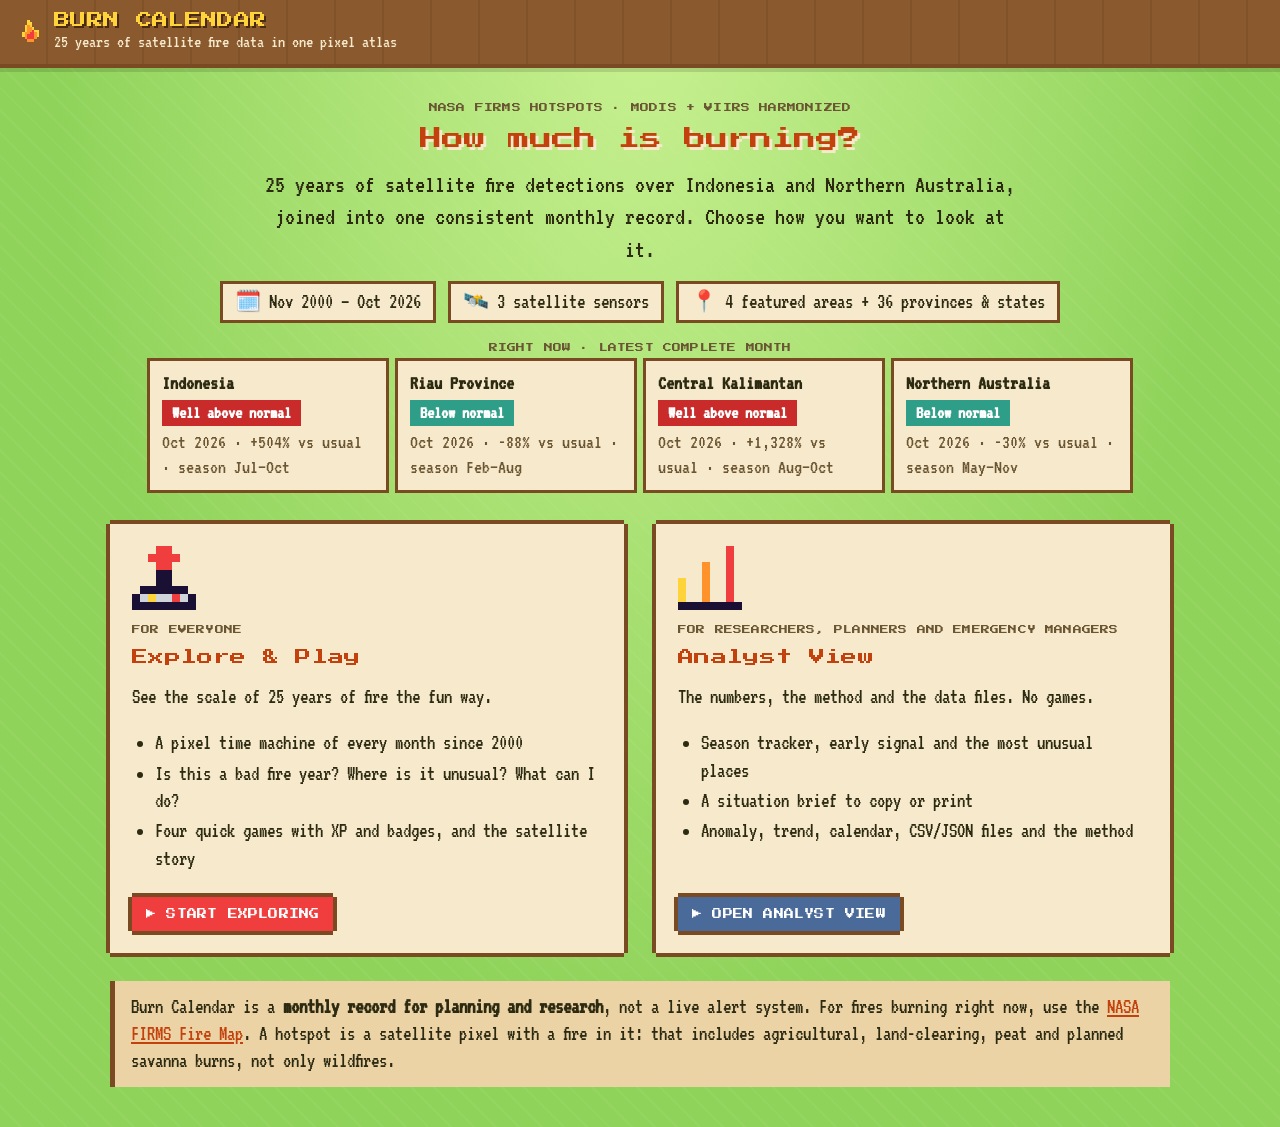
<file: docs/index.html>
<!doctype html>
<!-- Generated with assistance from Claude Code (Anthropic), reviewed by the team. -->
<html lang="en">
<head>
  <meta charset="utf-8">
  <meta name="viewport" content="width=device-width, initial-scale=1">
  <title>Burn Calendar: Fire Atlas</title>
  <meta name="description" content="25 years of satellite fire data, harmonized across MODIS and VIIRS, as a pixel-art time machine and games.">
  <link rel="preconnect" href="https://fonts.googleapis.com">
  <link rel="preconnect" href="https://fonts.gstatic.com" crossorigin>
  <link href="https://fonts.googleapis.com/css2?family=Press+Start+2P&family=VT323&display=swap" rel="stylesheet">
  <link rel="stylesheet" href="styles.css?v=22">
</head>
<body>
  <a class="skip" href="#main">Skip to content</a>
  <header class="topbar">
    <button type="button" class="menu-btn" id="menu-btn" aria-label="Open menu" aria-controls="sidebar" aria-expanded="false">☰</button>
    <a class="brand" href="./" aria-label="Burn Calendar home">
      <canvas id="logo-flame" width="10" height="14" aria-hidden="true"></canvas>
      <span>
        <span class="title">BURN CALENDAR</span>
        <span class="tagline">25 years of satellite fire data in one pixel atlas</span>
      </span>
    </a>
    <div class="player" aria-label="Your progress">
      <div class="rank explore-only"><span class="lv" id="hud-level">LV 1</span> <span id="hud-rank">Rookie Ranger</span>
        <div class="xpbar" role="progressbar" aria-label="Experience" aria-valuemin="0" aria-valuemax="100" id="hud-xpbar"><span id="hud-xp"></span></div>
      </div>
      <button type="button" class="hud-btn explore-only" id="hud-badges" aria-label="Show badges">🏅 0/8</button>
      <button type="button" class="hud-btn explore-only" id="hud-share" aria-label="Create a share card">📤<span class="hide-sm"> SHARE</span></button>
      <button type="button" class="hud-btn mode-btn" id="mode-btn" aria-label="Change mode"></button>
    </div>
  </header>

  <!-- Home: choose a mode -->
  <section class="home" id="home" aria-labelledby="home-title" hidden>
    <div class="home-hero">
      <p class="kicker">NASA FIRMS hotspots · MODIS + VIIRS harmonized</p>
      <h1 id="home-title">How much is burning?</h1>
      <p class="lead">25 years of satellite fire detections over Indonesia and Northern Australia, joined into one
        consistent monthly record. Choose how you want to look at it.</p>
      <div class="home-stats" id="home-stats"></div>
      <div class="home-now" id="home-now" aria-live="polite"></div>
    </div>
    <div class="mode-cards">
      <article class="mode-card" data-mode="explore">
        <canvas data-icon="joystick" aria-hidden="true"></canvas>
        <p class="kicker">For everyone</p>
        <h2>Explore &amp; Play</h2>
        <p>See the scale of 25 years of fire the fun way.</p>
        <ul>
          <li>A pixel time machine of every month since 2000</li>
          <li>Is this a bad fire year? Where is it unusual? What can I do?</li>
          <li>Four quick games with XP and badges, and the satellite story</li>
        </ul>
        <button type="button" class="px-btn primary">▶ START EXPLORING</button>
      </article>
      <article class="mode-card" data-mode="analyst">
        <canvas data-icon="chart" aria-hidden="true"></canvas>
        <p class="kicker">For researchers, planners and emergency managers</p>
        <h2>Analyst View</h2>
        <p>The numbers, the method and the data files. No games.</p>
        <ul>
          <li>Season tracker, early signal and the most unusual places</li>
          <li>A situation brief to copy or print</li>
          <li>Anomaly, trend, calendar, CSV/JSON files and the method</li>
        </ul>
        <button type="button" class="px-btn primary">▶ OPEN ANALYST VIEW</button>
      </article>
    </div>
    <p class="home-note">Burn Calendar is a <b>monthly record for planning and research</b>, not a live alert system.
      For fires burning right now, use the <a href="https://firms.modaps.eosdis.nasa.gov/map/" rel="noopener">NASA FIRMS Fire Map</a>.
      A hotspot is a satellite pixel with a fire in it: that includes agricultural, land-clearing, peat and planned
      savanna burns, not only wildfires.</p>
  </section>

  <div class="shell" id="shell" hidden>
    <aside class="sidebar" id="sidebar" aria-label="Areas and sections">
      <div class="side-head">
        <span class="kicker">Menu</span>
        <button type="button" class="close-btn" id="menu-close" aria-label="Close menu">✕</button>
      </div>
      <div class="side-player explore-only" aria-label="Your progress">
        <span class="lv" id="side-level">LV 1</span> <span id="side-rank">Rookie Ranger</span>
        <div class="xpbar"><span id="side-xp"></span></div>
        <span class="muted small" id="side-xptext"></span>
      </div>
      <p class="side-title">📍 AREA</p>
      <p class="muted small side-hint">Featured areas have the full analysis. Pick any province, tap it on the map, or draw your own area.</p>
      <nav class="regions" id="regions" aria-label="Choose an area"></nav>
      <p class="side-title">🧭 EXPLORE</p>
      <nav class="side-nav" aria-label="Sections">
        <button type="button" data-go="map">🗺️ Time Machine</button>
        <button type="button" data-go="season">📈 This season</button>
        <button type="button" data-go="play" class="explore-only">🎮 Play</button>
        <button type="button" data-go="story" class="explore-only">🛰️ Story</button>
        <button type="button" data-go="lab" class="analyst-only">📊 Analysis</button>
        <button type="button" data-go="data" class="analyst-only">⬇ Open data</button>
        <button type="button" data-go="home">🏠 Switch mode</button>
      </nav>
      <div class="side-about">
        <p class="side-title">ℹ️ ABOUT</p>
        <p>Fire hotspots from three satellite sensors, harmonized into one record in NOAA-20 units.
          Data: NASA FIRMS (MODIS, VIIRS).</p>
      </div>
    </aside>
    <div class="scrim" id="scrim" hidden></div>

  <main id="main">
  <button type="button" class="area-chip" id="area-chip" aria-controls="sidebar">📍 <span class="area-name">Indonesia</span> ▾</button>

  <!-- Hero: the pixel map time machine -->
  <section class="panel map-panel" id="map-panel" aria-label="Fire time machine">
    <div class="map-head">
      <div>
        <p class="kicker">Fire Time Machine</p>
        <p class="month-label" id="tm-month">----</p>
      </div>
      <div class="counter">
        <p class="kicker" id="tm-area">Hotspots</p>
        <p class="count" id="tm-count">0</p>
        <p class="sensor" id="tm-sensor"></p>
      </div>
    </div>
    <div class="layer-toggle" role="group" aria-label="Map layer">
      <button type="button" class="px-btn small" id="layer-fires" aria-pressed="true">🔥 ALL FIRES</button>
      <button type="button" class="px-btn small" id="layer-unusual" aria-pressed="false">⚠ ROUTINE OR UNUSUAL?</button>
      <button type="button" class="px-btn small" id="draw-btn" aria-pressed="false">✏️ DRAW YOUR AREA</button>
      <span class="muted small" id="unusual-note"></span>
      <span class="small draw-note" id="draw-note" aria-live="polite"></span>
    </div>
    <div class="map-wrap" id="map-wrap">
      <canvas id="pixmap" aria-label="Pixel map of fire hotspots"></canvas>
      <div class="moment" id="tm-moment" hidden></div>
    </div>
    <p class="fact" id="tm-fact" aria-live="polite"></p>
    <div class="tm-controls">
      <button type="button" class="px-btn" id="tm-prev" aria-label="Previous month">◀</button>
      <button type="button" class="px-btn primary" id="tm-play">▶ PLAY</button>
      <button type="button" class="px-btn" id="tm-next" aria-label="Next month">▶</button>
      <input type="range" id="tm-slider" min="0" max="0" value="0" aria-label="Month">
      <button type="button" class="px-btn" id="tm-speed" aria-label="Playback speed">1×</button>
    </div>
    <div class="map-legend" id="legend-fires">
      <span class="lg-sea"></span> sea <span class="lg-land"></span> land
      <span class="lg-fire"></span> fewer hotspots <span class="lg-fire hot"></span> more hotspots
      · 🔥 = busiest places this month
      <span class="muted">· a hotspot is any vegetation fire seen from space: wildfire, farm burning, land clearing or a
      planned burn. The satellite cannot tell which. · white line = area border · 1 pixel ≈ 25 km ·
      NOAA-20-equivalent hotspots</span>
    </div>
    <div class="map-legend" id="legend-unusual" hidden>
      <span class="lg-routine"></span> routine (about the usual amount) <span class="lg-less"></span> quieter than usual
      <span class="lg-more"></span> more than usual <span class="lg-more hot"></span> far more than usual
      <span class="muted">· routine burning repeats every year (often farming, savanna or planned burns); burning far above
      a place's normal is more likely uncontrolled, but the cause cannot be confirmed from space · usual = median of the
      same month in earlier years · white frames = top 5 unusual places</span>
    </div>
  </section>

  <!-- Any-province view: opened from the area list or by tapping the map -->
  <section class="panel province-panel" id="province-panel" aria-labelledby="prov-title" hidden>
    <div class="prov-head">
      <div><p class="kicker" id="prov-kicker">Province view · counts only</p><h2 id="prov-title"></h2>
        <p class="muted small" id="prov-sub" hidden></p></div>
      <div class="prov-actions">
        <button type="button" class="px-btn small" id="prov-featured" hidden>Open full analysis →</button>
        <button type="button" class="px-btn small analyst-only" id="prov-csv">⬇ CSV</button>
        <button type="button" class="px-btn small" id="prov-close" aria-label="Close province view">✕</button>
      </div>
    </div>
    <div id="prov-now"></div>
    <div id="prov-charts"></div>
    <p class="muted small" id="prov-note"></p>
  </section>

  <!-- This season: tracker, fire season, early signal, unusual places, brief / what to do -->
  <section class="panel season-panel" id="season-panel" aria-labelledby="season-title">
    <p class="kicker" id="season-kicker">This season</p>
    <h2 id="season-title">How is this year going?</h2>
    <p class="season-headline" id="season-headline" aria-live="polite"></p>
    <div class="season-grid">
      <div class="tracker">
        <canvas id="tracker" aria-label="Hotspots so far this year compared with earlier years"></canvas>
        <p class="muted small" id="tracker-legend"></p>
        <article class="mini-card" id="season-unusual"></article>
      </div>
      <div class="season-cards">
        <article class="mini-card" id="season-when"></article>
        <article class="mini-card" id="season-signal"></article>
      </div>
    </div>
    <article class="mini-card analyst-only" id="brief">
      <div class="brief-head">
        <h3>Situation brief</h3>
        <span class="brief-actions">
          <button type="button" class="px-btn small" id="brief-copy">COPY TEXT</button>
          <button type="button" class="px-btn small" id="brief-print">PRINT / PDF</button>
        </span>
      </div>
      <pre id="brief-text"></pre>
    </article>
    <article class="mini-card explore-only todo" id="season-todo">
      <h3>What can I do?</h3>
      <ul>
        <li><b>Don't burn to clear land or rubbish</b> in the dry season, especially on peat: peat fires smoulder
          underground for weeks and are very hard to put out.</li>
        <li><b>Report a fire early</b> to your local fire brigade or disaster agency. Small fires are the easy ones to stop.</li>
        <li><b>On smoky days</b>, stay indoors with windows closed, wear a well-fitted N95/KN95-type mask outside,
          and look after children, older people and anyone with asthma or heart disease.</li>
        <li><b>Follow official warnings</b> from your national weather, air-quality and disaster services.</li>
        <li><b>Not every fire is a disaster.</b> In Northern Australia, rangers burn early in the dry season on
          purpose, so later fires are smaller.</li>
      </ul>
    </article>
  </section>

  <nav class="tabs explore-only" role="tablist" aria-label="Sections">
    <button role="tab" id="tab-play" aria-controls="view-play" aria-selected="true">🎮 PLAY</button>
    <button role="tab" id="tab-story" aria-controls="view-story" aria-selected="false">🛰️ STORY</button>
  </nav>

    <!-- PLAY -->
    <section id="view-play" role="tabpanel" aria-labelledby="tab-play">
      <div class="game-hub" id="game-hub"></div>
      <div class="panel game-stage" id="game-stage" hidden></div>
    </section>

    <!-- STORY -->
    <section id="view-story" role="tabpanel" aria-labelledby="tab-story" hidden>
      <div class="panel">
        <p class="kicker">The scale of it</p>
        <h2>Fire facts for <span class="area-name"></span></h2>
        <div class="facts" id="facts"></div>
      </div>
      <div class="panel">
        <p class="kicker">Satellite Relay</p>
        <h2>Three satellites, one record</h2>
        <canvas id="relay-sats" class="relay-sats" aria-hidden="true"></canvas>
        <div class="relay-steps" id="relay-steps"></div>
        <div class="relay-chart-head">
          <p id="relay-caption" class="muted"></p>
          <div class="toggle" role="group" aria-label="Chart mode">
            <button type="button" class="px-btn small" id="relay-raw" aria-pressed="true">RAW</button>
            <button type="button" class="px-btn small" id="relay-harm" aria-pressed="false">HARMONIZED</button>
          </div>
        </div>
        <canvas id="relay-chart" class="relay-chart" aria-label="Yearly hotspots per sensor"></canvas>
      </div>
    </section>

    <!-- DATA LAB -->
    <section id="view-lab" aria-label="Analysis" hidden>
      <div class="panel care">
        <p class="kicker">Read before use</p>
        <ul>
          <li><b>Not a live alert system.</b> Monthly totals, updated when the pipeline is rebuilt
            (latest complete month: <span id="care-latest">n/a</span>). For fires burning now, use the
            <a href="https://firms.modaps.eosdis.nasa.gov/map/" rel="noopener">NASA FIRMS Fire Map</a> or FIRMS area alerts.</li>
          <li><b>Hotspots are not only wildfires.</b> They include agricultural, land-clearing, peat and planned savanna
            burns. A high month can mean more planned burning, not a disaster.</li>
          <li><b>Hotspots are not fires or burned area.</b> One large fire gives many hotspots; cloud and smoke can hide fires.
            Counts are estimates in NOAA-20 units; see the validation error under Method.</li>
        </ul>
      </div>
      <div class="lab-grid">
        <article class="panel" id="anomaly" aria-live="polite"></article>
        <article class="panel" id="trend" aria-live="polite"></article>
      </div>
      <div class="panel">
        <div class="cal-head">
          <h2>Burning-activity calendar</h2>
          <div id="legend" class="legend"></div>
        </div>
        <div class="lab-controls">
          <label>From <select id="from"></select></label>
          <label>To <select id="to"></select></label>
          <button id="download" type="button" class="px-btn primary">⬇ CSV</button>
        </div>
        <p class="unit muted" id="unit"></p>
        <div class="cal-scroll"><table id="calendar" class="calendar"></table></div>
      </div>
      <div class="panel" id="data-access"></div>
      <div class="panel">
        <details id="method">
          <summary><h2>Method, validation and limits</h2></summary>
          <div id="method-body"></div>
        </details>
      </div>
    </section>

    <footer>
      Data: NASA FIRMS (MODIS, VIIRS). Counts are harmonized to NOAA-20 VIIRS units by Burn Calendar; they are estimates of
      fire hotspots, not burned area. Land outlines: Natural Earth. Built for NASA Space Apps Challenge 2026.
      <a href="https://github.com/alfanditora/burn-calendar">Code and method</a>
    </footer>
  </main>
  </div>


  <div id="tip" class="tip" role="tooltip" hidden></div>
  <!-- Floating month stepper: always on screen outside the home screen -->
  <nav class="fnav" id="fnav" aria-label="Change month" hidden>
    <button type="button" class="px-btn small" data-step="-12" aria-label="Previous year">◀◀<span class="hide-xs"> YEAR</span></button>
    <button type="button" class="px-btn small" data-step="-1" aria-label="Previous month">◀</button>
    <button type="button" class="fnav-month" id="fnav-month" title="Back to the map"></button>
    <button type="button" class="px-btn small" data-step="1" aria-label="Next month">▶</button>
    <button type="button" class="px-btn small" data-step="12" aria-label="Next year"><span class="hide-xs">YEAR </span>▶▶</button>
  </nav>
  <div id="toasts" class="toasts" aria-live="polite"></div>
  <dialog id="badge-dialog" class="panel">
    <h2>Badges</h2>
    <div id="badge-list" class="badge-list"></div>
    <form method="dialog"><button class="px-btn">CLOSE</button></form>
  </dialog>

  <script src="js/core.js?v=22"></script>
  <script src="js/sprites.js?v=22"></script>
  <script src="js/map.js?v=22"></script>
  <script src="js/games.js?v=22"></script>
  <script src="js/story.js?v=22"></script>
  <script src="js/lab.js?v=22"></script>
  <script src="js/season.js?v=22"></script>
  <script src="js/province.js?v=22"></script>
  <script src="js/share.js?v=22"></script>
  <script src="js/main.js?v=22"></script>
</body>
</html>
</file>
<file: docs/styles.css>
/* Generated with assistance from Claude Code (Anthropic), reviewed by the team. */
/* Pixel-art night theme. Pixel font for titles and numbers; VT323 for text (clear digits). */
:root {
  --bg: #8fd35a;
  --bg2: #79c046;
  --panel: #f7e9cb;
  --panel2: #ebd3a5;
  --line: #7a4a22;
  --text: #2d2a12;
  --muted: #6b5634;
  --fire1: #ffd43b;
  --fire2: #ff922b;
  --fire3: #f03e3e;
  --ember: #ff6b1a;
  --good: #2b8a3e;
  --leaf: #3f9b3a;
  --hi: #c2410c;
  --sky: #4dabf7;
  --normal: #4a6a9a;
  --below: #2f9e88;
  --above: #e8590c;
  --well-above: #c92a2a;
  --px: 4px; /* pixel border size */
  --title: "Press Start 2P", ui-monospace, monospace;
  --body: "VT323", ui-monospace, monospace;
}
* { box-sizing: border-box; }
html { background: var(--bg); font-size: 20px; }
body {
  margin: 0; color: var(--text); font: 21px/1.3 var(--body);
  background:
    radial-gradient(ellipse at top, #c8f191 0%, transparent 65%),
    repeating-linear-gradient(45deg, transparent 0 14px, rgba(255,255,255,0.05) 14px 16px),
    var(--bg);
  min-height: 100vh;
}
.title, h2, .kicker, .px-btn, .lv, .month-label, .count, .tabs button, .score, .big-num, .side-title {
  font-family: var(--title); font-weight: 400; letter-spacing: 0.02em;
}
h2 { font-size: 0.64rem; line-height: 1.6; margin: 0 0 10px; display: inline; }
.kicker { font-size: 0.44rem; color: var(--muted); margin: 0 0 8px; text-transform: uppercase; }
.muted { color: var(--muted); }
.small { font-size: 0.85rem; }
a { color: var(--hi); }

/* pixel border: a stepped frame drawn with box-shadow */
.panel, .px-btn, .game-card, .mode-card, dialog {
  border: none;
  box-shadow:
    0 calc(-1 * var(--px)) 0 0 var(--line), 0 var(--px) 0 0 var(--line),
    calc(-1 * var(--px)) 0 0 0 var(--line), var(--px) 0 0 0 var(--line);
}
.panel { background: var(--panel); padding: 18px; margin: 20px 0; }

/* ---------- HUD ---------- */
.lv { font-size: 0.48rem; background: var(--hi); color: #fff; padding: 4px 6px; }
.xpbar span { display: block; height: 100%; width: 0; background: repeating-linear-gradient(90deg, var(--fire1) 0 6px, var(--fire2) 6px 8px); transition: width 0.5s steps(8); }

/* ---------- region cartridges ---------- */

/* ---------- buttons ---------- */
.px-btn {
  font-size: 0.48rem; padding: 10px 12px; cursor: pointer; color: var(--text); background: var(--panel2);
  transition: transform 0.05s;
}
.px-btn:hover { filter: brightness(1.2); }
.px-btn:active { transform: translateY(2px); }
.px-btn.primary { background: var(--fire3); color: #fff; }
.px-btn.small { font-size: 0.4rem; padding: 7px 8px; }
.px-btn[aria-pressed="true"] { background: var(--hi); color: #fff; }
.px-btn:disabled { opacity: 0.5; cursor: default; transform: none; }
button:focus-visible, input:focus-visible, select:focus-visible, summary:focus-visible, td:focus-visible { outline: 3px solid var(--hi); outline-offset: 2px; }

/* ---------- map ---------- */
.map-head { display: flex; justify-content: space-between; align-items: flex-end; gap: 12px; flex-wrap: wrap; }
.month-label { font-size: 1.2rem; margin: 0; color: var(--hi); }
.counter { text-align: right; }
.count { font-size: 1.2rem; margin: 0; color: var(--hi); }
.sensor { margin: 4px 0 0; color: var(--muted); font-size: 0.9rem; }
.map-wrap { position: relative; margin: 14px 0 8px; background: #0d1736; }
#pixmap { display: block; width: 100%; height: auto; image-rendering: pixelated; }
.moment {
  position: absolute; left: 50%; top: 12px; transform: translateX(-50%); background: var(--fire3); color: #fff;
  font: 0.48rem/1.6 var(--title); padding: 8px 12px; text-align: center; max-width: 92%;
  animation: pop 0.25s steps(3);
}
@keyframes pop { from { transform: translateX(-50%) scale(0.6); } to { transform: translateX(-50%) scale(1); } }
.fact { min-height: 1.5em; margin: 8px 0 12px; font-size: 1.05rem; }
.fact strong { color: var(--hi); }
.tm-controls { display: flex; gap: 8px; align-items: center; }
.tm-controls input[type=range] { flex: 1; min-width: 60px; accent-color: var(--fire2); height: 24px; }
.map-legend { margin-top: 12px; font-size: 0.85rem; color: var(--muted); display: flex; flex-wrap: wrap; gap: 6px; align-items: center; }
.map-legend span[class^="lg-"] { width: 12px; height: 12px; display: inline-block; }
.lg-sea { background: #0d1736; } .lg-land { background: #2f6b3f; }
.lg-fire { background: #b5361b; } .lg-fire.hot { background: var(--fire1); }

/* ---------- tabs ---------- */
.tabs { display: flex; gap: 10px; margin-top: 8px; }
.tabs button {
  flex: 1; font-size: 0.48rem; padding: 14px 8px; cursor: pointer; color: #2d2a12; background: var(--panel2);
  border: 0; border-bottom: 4px solid var(--line);
}
.tabs button[aria-selected="true"] { color: #fff; background: var(--leaf); border-bottom-color: var(--line); }

/* ---------- game hub ---------- */
.game-hub { display: grid; grid-template-columns: repeat(2, 1fr); gap: 20px; margin: 22px 0; }
.game-card {
  background: var(--panel); padding: 18px; cursor: pointer; text-align: left; color: var(--text);
  font: inherit; display: grid; grid-template-columns: 56px 1fr; gap: 14px; align-items: center;
}
.game-card:hover { background: var(--panel2); transform: translateY(-2px); }
.game-card canvas { width: 56px; height: 56px; image-rendering: pixelated; }
.game-card h3 { font: 0.52rem/1.6 var(--title); margin: 0 0 6px; color: var(--hi); }
.game-card p { margin: 0; color: var(--muted); font-size: 0.95rem; }
.game-card .best { color: var(--hi); font-size: 0.85rem; margin-top: 4px; }
.game-stage { min-height: 300px; }
.stage-head { display: flex; justify-content: space-between; align-items: center; gap: 10px; flex-wrap: wrap; margin-bottom: 14px; }
.hearts { font-size: 1.2rem; letter-spacing: 2px; }
.score { font-size: 0.52rem; color: var(--hi); }
.question { font-size: 1.2rem; margin: 6px 0 16px; }
.duel { display: grid; grid-template-columns: 1fr auto 1fr; gap: 14px; align-items: center; }
.duel .vs { font: 0.64rem var(--title); color: var(--hi); }
.pick {
  background: var(--panel2); color: var(--text); border: 0; padding: 18px 12px; cursor: pointer; font: inherit;
  outline: 4px solid var(--line); text-align: center; min-height: 120px;
}
.pick:hover:not(:disabled) { outline-color: var(--fire2); }
.pick .big-num { display: block; font-size: 0.72rem; color: var(--hi); margin: 8px 0 4px; min-height: 1.2em; }
.pick.right { outline-color: var(--good); }
.pick.wrong { outline-color: var(--fire3); animation: shake 0.3s steps(4); }
@keyframes shake { 25% { transform: translateX(-4px); } 75% { transform: translateX(4px); } }
.pick .strip { display: grid; grid-template-columns: repeat(12, 1fr); gap: 2px; height: 22px; margin-top: 8px; }
.pick .strip i { display: block; }
.months-grid { display: grid; grid-template-columns: repeat(6, 1fr); gap: 8px; margin: 12px 0; }
.months-grid button { font: 600 1rem var(--body); padding: 10px 2px; background: var(--panel2); color: var(--text); border: 0; outline: 3px solid var(--line); cursor: pointer; }
.months-grid button[aria-pressed="true"] { background: var(--leaf); color: #fff; }
.months-grid button.hit { outline-color: var(--good); }
.bars { display: grid; grid-template-columns: repeat(12, 1fr); gap: 3px; align-items: end; height: 100px; margin: 12px 0 4px; }
.bars div { background: var(--line); min-height: 2px; }
.bars div.top { background: var(--fire2); }
.bar-labels { display: grid; grid-template-columns: repeat(12, 1fr); gap: 3px; font-size: 0.75rem; color: var(--muted); text-align: center; }
.result { margin-top: 14px; font-size: 1.05rem; }
.result .line { font: 0.56rem/1.6 var(--title); margin: 0 0 8px; }
.result .line.ok { color: var(--good); } .result .line.no { color: var(--fire3); }
.levels { display: grid; grid-template-columns: repeat(auto-fit, minmax(170px, 1fr)); gap: 14px; margin: 12px 0; }
.levels button { text-align: left; }
.stars { color: #e8a200; letter-spacing: 2px; text-shadow: 1px 1px 0 var(--line); }
.badge { display: inline-block; padding: 4px 10px; color: #fff; font: 600 0.9rem var(--body); }
.badge.normal { background: var(--normal); } .badge.below { background: var(--below); }
.badge.above { background: var(--above); } .badge.well-above { background: var(--well-above); } .badge.none { background: var(--line); }

/* ---------- story ---------- */
.facts { display: grid; grid-template-columns: repeat(auto-fit, minmax(220px, 1fr)); gap: 16px; margin-top: 14px; }
.fact-card { background: var(--panel2); padding: 14px; }
.fact-card .big-num { font-size: 0.8rem; color: var(--hi); display: block; margin-bottom: 8px; line-height: 1.5; }
.fact-card p { margin: 0; color: var(--muted); }
.relay-sats { width: 100%; height: auto; image-rendering: pixelated; display: block; margin: 12px 0; background: #0c2016; }
.relay-steps { display: grid; grid-template-columns: repeat(auto-fit, minmax(200px, 1fr)); gap: 12px; }
.relay-steps div { background: var(--panel2); padding: 12px; border-left: 4px solid var(--leaf); }
.relay-steps b { font: 0.44rem/1.8 var(--title); color: var(--hi); display: block; }
.relay-steps strong { color: var(--hi); }
.relay-chart-head { display: flex; justify-content: space-between; align-items: center; gap: 10px; flex-wrap: wrap; margin-top: 16px; }
.relay-chart-head p { margin: 0; flex: 1; min-width: 200px; }
.toggle { display: flex; gap: 10px; }
.relay-chart { width: 100%; height: auto; display: block; margin-top: 12px; }

/* ---------- data lab ---------- */
.lab-grid { display: grid; grid-template-columns: 1fr 1fr; gap: 0 20px; }
.big { font: 0.8rem/1.5 var(--title); margin: 10px 0 6px; color: var(--hi); }
.cal-head { display: flex; flex-direction: column; gap: 10px; }
.lab-controls { display: flex; flex-wrap: wrap; gap: 12px; align-items: end; margin: 12px 0; }
.lab-controls label { display: flex; flex-direction: column; font-size: 0.85rem; color: var(--muted); gap: 4px; }
select { font: 600 1rem var(--body); padding: 6px 8px; background: var(--panel2); color: var(--text); border: 0; outline: 3px solid var(--line); }
.cal-scroll { overflow-x: auto; }
#method-body table { border-collapse: collapse; margin: 8px 0; font-size: 0.95rem; }
#method-body td, #method-body th { border-bottom: 1px solid var(--line); padding: 6px 12px 6px 0; text-align: left; font-weight: 400; }
#method-body th { color: var(--muted); }
#method-body h3 { font: 0.48rem/1.6 var(--title); color: var(--hi); margin: 18px 0 8px; }
.table-scroll { overflow-x: auto; }
summary { cursor: pointer; }

/* ---------- toasts, tooltip, dialog ---------- */
.tip { position: fixed; z-index: 1000; pointer-events: none; background: #3b2412; color: #fff; padding: 8px 10px; font-size: 0.9rem; max-width: 260px; box-shadow: 4px 4px 0 var(--fire3); }
.toast b { font: 0.44rem/1.8 var(--title); color: var(--hi); display: block; }
@keyframes slide { from { transform: translateX(120%); } to { transform: none; } }
dialog { background: var(--panel); color: var(--text); max-width: 520px; width: calc(100% - 32px); padding: 20px; }
dialog::backdrop { background: rgba(5, 3, 15, 0.75); }
.badge-list { display: grid; grid-template-columns: 1fr 1fr; gap: 10px; margin: 14px 0; }
.badge-item { background: var(--panel2); padding: 10px; font-size: 0.95rem; }
.badge-item.locked { opacity: 0.4; filter: grayscale(1); }
.badge-item b { display: block; }

/* ---------- responsive ---------- */
@media (max-width: 760px) {
  body { font-size: 16px; }
  h1 { font-size: 0.68rem; }
  .month-label, .count { font-size: 0.8rem; }
  .panel { padding: 14px; }
  .game-hub, .lab-grid { grid-template-columns: 1fr; }
  .tabs button { font-size: 0.4rem; padding: 12px 4px; }
  .duel { grid-template-columns: 1fr; }
  .duel .vs { text-align: center; }
  .months-grid { grid-template-columns: repeat(4, 1fr); }
  .tm-controls { flex-wrap: wrap; }
  .tm-controls input[type=range] { order: 5; flex-basis: 100%; }
  .badge-list { grid-template-columns: 1fr; }
}
@media (max-width: 600px) {
}
@media (prefers-reduced-motion: reduce) {
  *, *::before, *::after { animation: none !important; transition: none !important; }
}

@media (max-width: 760px) {
  .counter { text-align: left; }
}


/* =========================================================================
   Layout: sticky top bar, sidebar (drawer on phones), main column
   ========================================================================= */
.skip { position: absolute; left: -999px; top: 8px; background: #fff; color: #000; padding: 8px; z-index: 2000; }
.skip:focus { left: 8px; }
.topbar {
  position: sticky; top: 0; z-index: 900; display: flex; align-items: center; gap: 14px; padding: 10px 20px;
  background: repeating-linear-gradient(90deg, #8a5a2e 0 46px, #7f5229 46px 48px), #8a5a2e;
  border-bottom: 4px solid var(--line); box-shadow: 0 4px 0 rgba(0,0,0,0.12);
}
.brand { display: flex; align-items: center; gap: 10px; text-decoration: none; color: #fff; min-width: 0; }
.brand > span { display: flex; flex-direction: column; min-width: 0; }
.title { font-size: 0.8rem; color: #ffd43b; text-shadow: 2px 2px 0 #4a2a10; white-space: nowrap; }
.tagline { color: #f7e9cb; font-size: 0.9rem; white-space: nowrap; overflow: hidden; text-overflow: ellipsis; }
#logo-flame { width: 24px; height: 34px; image-rendering: pixelated; flex: 0 0 auto; }
.player { margin-left: auto; display: flex; align-items: center; gap: 10px; }
.rank { color: #fff; font-size: 0.9rem; display: grid; grid-template-columns: auto auto; gap: 4px 8px; align-items: center; }
.rank .xpbar { grid-column: 1 / -1; }
.lv { font-size: 0.42rem; background: var(--hi); color: #fff; padding: 4px 6px; }
.xpbar { width: 170px; height: 10px; background: #4a2a10; outline: 2px solid #4a2a10; }
.xpbar span { display: block; height: 100%; width: 0; background: repeating-linear-gradient(90deg, var(--fire1) 0 6px, var(--fire2) 6px 8px); transition: width 0.5s steps(8); }
.hud-btn, .menu-btn, .close-btn {
  background: var(--panel); color: var(--text); font: 1.1rem var(--body); padding: 6px 10px; border: 0;
  outline: 3px solid #4a2a10; cursor: pointer; white-space: nowrap;
}
.hud-btn:hover, .menu-btn:hover { background: #fff; }
.menu-btn { display: none; font-size: 1.3rem; line-height: 1; padding: 6px 10px; }

.shell { display: grid; grid-template-columns: 250px minmax(0, 1fr); gap: 24px; max-width: 1400px; margin: 0 auto; padding: 0 20px; }
.sidebar {
  position: sticky; top: 76px; align-self: start; max-height: calc(100vh - 92px); overflow-y: auto;
  margin-top: 20px; padding: 16px 14px; background: var(--panel);
  box-shadow: 0 -4px 0 0 var(--line), 0 4px 0 0 var(--line), -4px 0 0 0 var(--line), 4px 0 0 0 var(--line);
}
.side-head { display: none; justify-content: space-between; align-items: center; margin-bottom: 10px; }
.side-title { font-size: 0.42rem; color: var(--muted); margin: 16px 0 8px; }
.sidebar > .side-title:first-of-type { margin-top: 0; }
.side-about { margin-top: 18px; }
.regions, .side-nav { display: flex; flex-direction: column; gap: 8px; }
.regions button, .side-nav button {
  text-align: left; font: 1.05rem/1.2 var(--body); color: var(--text); background: var(--panel2); padding: 9px 10px;
  border: 0; border-left: 5px solid var(--line); cursor: pointer;
}
.regions button:hover, .side-nav button:hover { background: #f2dfb6; }
.regions button[aria-pressed="true"] { background: var(--leaf); color: #fff; border-left-color: #1f5c1b; }
.side-nav button[aria-current="true"] { background: var(--hi); color: #fff; border-left-color: #7a2a08; }
.side-about { font-size: 0.95rem; color: var(--muted); }
.side-about p { margin: 0; }
main { min-width: 0; }
.area-chip { display: none; }
section.map-panel { margin-top: 20px; }
footer { color: var(--muted); font-size: 0.9rem; padding: 10px 0 40px; }

/* Toasts: bottom-right cards on desktop, full-width banners at the top on phones */
.toasts { position: fixed; right: 20px; bottom: 20px; z-index: 1100; display: flex; flex-direction: column; gap: 10px; width: 320px; pointer-events: none; }
.toast {
  pointer-events: auto; cursor: pointer; background: var(--panel); color: var(--text); padding: 10px 14px;
  border: 3px solid var(--line); box-shadow: 4px 4px 0 var(--hi); animation: toast-in 0.25s steps(4);
}
.toast b { font: 0.42rem/1.8 var(--title); color: var(--hi); display: block; }
@keyframes toast-in { from { opacity: 0; transform: translateY(12px); } to { opacity: 1; transform: none; } }

@media (max-width: 1023px) {
  .menu-btn { display: block; }
  .shell { display: block; padding: 0 14px; }
  .sidebar {
    position: fixed; top: 0; left: 0; bottom: 0; z-index: 1000; width: min(300px, 86vw); max-height: none; margin: 0;
    transform: translateX(-105%); transition: transform 0.2s steps(5); box-shadow: 4px 0 0 0 var(--line);
  }
  .sidebar.open { transform: none; }
  .side-head { display: flex; }
  .scrim { position: fixed; inset: 0; background: rgba(20, 12, 4, 0.5); z-index: 950; }
  .area-chip {
    display: inline-block; margin-top: 14px; font: 1.1rem var(--body); color: #fff; background: var(--leaf);
    border: 0; outline: 3px solid #1f5c1b; padding: 7px 12px; cursor: pointer;
  }
}
@media (max-width: 760px) {
  .topbar { padding: 8px 12px; gap: 10px; }
  .tagline, .rank #hud-rank, .hide-sm { display: none; }
  .title { font-size: 0.6rem; }
  .xpbar { width: 64px; }
  .rank { grid-template-columns: auto; }
  .hud-btn { padding: 5px 8px; font-size: 1rem; }
  .toasts { left: 10px; right: 10px; top: 64px; bottom: auto; width: auto; }
  .toast { box-shadow: 0 4px 0 var(--hi); }
  section.map-panel { margin-top: 14px; }
}


/* ---------- monthly calendar (Data Lab) ---------- */
.legend { display: flex; flex-wrap: wrap; align-items: center; gap: 6px 12px; font-size: 1rem; color: var(--text); }
.legend .lg-label { color: var(--muted); }
.legend .lg-item { display: inline-flex; align-items: center; gap: 5px; white-space: nowrap; }
.legend .lg-item i { width: 18px; height: 18px; display: inline-block; outline: 1px solid rgba(74, 42, 16, 0.35); }
.calendar { border-collapse: separate; border-spacing: 3px; font-size: 1rem; }
.calendar thead th { font-weight: 400; color: var(--muted); padding: 0 2px 4px; position: sticky; top: 0; background: var(--panel); }
.calendar th.year { text-align: right; padding-right: 8px; color: var(--text); font-weight: 400; }
.calendar td.cell { width: 40px; min-width: 22px; height: 26px; cursor: pointer; outline: 1px solid rgba(74, 42, 16, 0.25); }
.calendar td.cell.missing { background: transparent; outline: 1px dashed var(--line); cursor: default; }
.calendar td.cell:hover, .calendar td.cell:focus { outline: 3px solid var(--text); outline-offset: -1px; }
.calendar td.cell.now { outline: 3px solid #1e88e5; outline-offset: -1px; box-shadow: 0 0 0 2px #fff inset; }
.calendar td.total { position: relative; min-width: 110px; padding: 0 6px 0 10px; text-align: right; white-space: nowrap; }
.calendar .tbar { position: absolute; left: 10px; top: 6px; bottom: 6px; background: #f3c7a0; z-index: 0; max-width: calc(100% - 16px); }
.calendar .tval { position: relative; z-index: 1; }
.calendar td.sensor { padding-left: 8px; white-space: nowrap; }
.calendar th .short { display: none; }
.chip { display: inline-block; font-size: 0.85rem; padding: 0 5px; margin-right: 3px; color: #fff; }
.chip.MODIS { background: #b7791f; } .chip.SNPP { background: #1c7ed6; } .chip.NOAA20 { background: #495057; }
@media (max-width: 760px) {
  .calendar { width: 100%; table-layout: fixed; border-spacing: 2px; font-size: 0.85rem; }
  .calendar th.year { width: 40px; padding-right: 4px; }
  .calendar th .long { display: none; }
  .calendar th .short { display: inline; }
  .calendar td.cell { width: auto; min-width: 0; height: 22px; }
  .calendar .sensor { display: none; }
  .calendar td.total, .calendar th.total { width: 62px; min-width: 0; padding-left: 4px; font-size: 0.8rem; }
  .calendar .tbar { left: 4px; max-width: calc(100% - 6px); }
  .legend { font-size: 0.9rem; gap: 4px 10px; }
}
/* the sticky top bar must not cover what a jump scrolls to */
.panel, .tabs, section.map-panel { scroll-margin-top: 84px; }

/* Player card in the sidebar: shown in the drawer on small phones, where the top bar has no room for it */
.side-player { display: none; background: var(--panel2); padding: 10px; margin-bottom: 14px; font-size: 1.05rem; }
.side-player .xpbar { width: 100%; margin: 8px 0 4px; }
@media (max-width: 560px) {
  .topbar .rank { display: none; }
  .side-player { display: block; }
}

@media (max-width: 560px) {
  .topbar { gap: 8px; }
  .title { font-size: 0.45rem; }
  #logo-flame { width: 18px; height: 26px; }
  .hud-btn { padding: 4px 7px; }
}
@media (max-width: 400px) {
  #logo-flame { display: none; }
  .title { font-size: 0.42rem; }
}

/* =========================================================================
   Modes: home screen (choose), explore (public), analyst (numbers and data)
   ========================================================================= */
[hidden] { display: none !important; }
body[data-mode="analyst"] .explore-only, body:not([data-mode="analyst"]) .analyst-only { display: none !important; }
body[data-mode="home"] .player, body[data-mode="home"] .menu-btn { display: none; }

.home { max-width: 1100px; margin: 0 auto; padding: 34px 20px 40px; }
.home-hero { text-align: center; }
.home-hero h1 { font: 1.1rem/1.6 var(--title); color: var(--hi); margin: 0 0 12px; text-shadow: 3px 3px 0 #f7e9cb; }
.home-hero .lead { font-size: 1.25rem; max-width: 760px; margin: 0 auto; }
.home-stats { display: flex; justify-content: center; flex-wrap: wrap; gap: 12px 18px; margin-top: 18px; }
.home-stats span { background: var(--panel); padding: 4px 12px; outline: 3px solid var(--line); font-size: 1.05rem; }
.mode-cards { display: grid; grid-template-columns: 1fr 1fr; gap: 32px; margin: 34px 0 28px; }
.mode-card {
  background: var(--panel); padding: 22px; display: flex; flex-direction: column; gap: 4px; cursor: pointer;
  transition: transform 0.08s steps(2);
}
.mode-card:hover { transform: translateY(-3px); background: #fbf1da; }
.mode-card canvas { width: 64px; height: 64px; image-rendering: pixelated; margin-bottom: 10px; }
.mode-card h2 { display: block; font-size: 0.8rem; color: var(--hi); margin: 0 0 8px; }
.mode-card p { margin: 0 0 6px; }
.mode-card ul { margin: 6px 0 18px; padding-left: 1.1em; }
.mode-card li { margin: 3px 0; }
.mode-card .px-btn { align-self: flex-start; margin-top: auto; font-size: 0.5rem; padding: 12px 14px; }
.mode-card[data-mode="analyst"] .px-btn { background: var(--normal); }
.home-note { background: var(--panel2); padding: 12px 16px; border-left: 5px solid var(--line); font-size: 1.05rem; margin: 0; }
.mode-btn { font-size: 1rem; }

/* analyst view */
.care { background: #fff4e0; border-left: 6px solid var(--above); }
.care ul { margin: 0; padding-left: 1.1em; }
.care li { margin: 4px 0; }
.file-list { padding-left: 1.1em; margin: 10px 0; }
.file-list li { margin: 6px 0; }
.file-list a { font-weight: 700; margin-right: 6px; }
pre.code, .share-link code {
  background: #2d2a12; color: #f7e9cb; font: 0.95rem/1.35 ui-monospace, Consolas, monospace; padding: 10px 12px;
  overflow-x: auto; margin: 4px 0 12px;
}
.share-link code { display: block; word-break: break-all; white-space: normal; }
#data-access h2 { display: block; }

@media (max-width: 760px) {
  .home { padding: 22px 14px 32px; }
  .home-hero h1 { font-size: 0.72rem; }
  .home-hero .lead { font-size: 1.05rem; }
  .mode-cards { grid-template-columns: 1fr; gap: 26px; margin: 26px 0 22px; }
  .mode-card h2 { font-size: 0.64rem; }
  .mode-card { padding: 16px; }
  .mode-card canvas { width: 44px; height: 44px; margin-bottom: 6px; }
  .home-stats { gap: 8px; margin-top: 14px; }
  .home-stats span { font-size: 0.95rem; padding: 2px 8px; }
}

/* =========================================================================
   Map layers, "This season" panel, home "right now" strip, situation brief
   ========================================================================= */
.layer-toggle { display: flex; flex-wrap: wrap; gap: 10px; align-items: center; margin-top: 14px; }
.lg-routine { background: #9a9486; } .lg-less { background: #4dabf7; } .lg-more { background: #ff922b; } .lg-more.hot { background: #c92a2a; }
.map-legend span.lg-routine, .map-legend span.lg-less, .map-legend span.lg-more { width: 12px; height: 12px; display: inline-block; }

.season-headline { font-size: 1.2rem; margin: 6px 0 14px; }
.season-headline b { color: var(--hi); }
.season-grid { display: grid; grid-template-columns: minmax(0, 3fr) minmax(0, 2fr); gap: 18px; align-items: start; }
.tracker canvas { width: 100%; height: auto; display: block; background: #fbf3df; outline: 2px solid rgba(122, 74, 34, 0.25); }
.tracker p { margin: 6px 0 0; }
.season-cards { display: grid; gap: 14px; }
.mini-card { background: var(--panel2); padding: 12px 14px; margin-top: 14px; }
.season-cards .mini-card { margin-top: 0; }
.mini-card h3 { font: 0.46rem/1.7 var(--title); color: var(--hi); margin: 0 0 8px; }
.mini-card p { margin: 0 0 6px; }
.sbars { display: grid; grid-template-columns: repeat(12, 1fr); gap: 3px; height: 64px; margin: 8px 0 4px; }
.sbar { display: flex; flex-direction: column; justify-content: flex-end; align-items: stretch; height: 100%; text-align: center; }
.sbar i { display: block; background: #c9b08a; }
.sbar.in i { background: var(--fire2); } .sbar.peak i { background: var(--fire3); }
.sbar span { font-size: 0.8rem; color: var(--muted); line-height: 1.1; }
.sbar.now span { color: #fff; background: #1e88e5; }
.phase { margin-top: 6px; }
.ctable { border-collapse: collapse; margin: 6px 0 8px; font-size: 0.95rem; }
.ctable th, .ctable td { border: 1px solid rgba(122, 74, 34, 0.4); padding: 3px 8px; font-weight: 400; text-align: center; }
.ctable th { color: var(--muted); }
.ctable td { font-size: 1.1rem; color: var(--hi); }
.brief-head { display: flex; justify-content: space-between; align-items: center; gap: 10px; flex-wrap: wrap; }
.brief-head h3 { margin: 0; }
.brief-actions { display: flex; gap: 8px; }
.utable { border-collapse: collapse; width: 100%; margin: 8px 0; font-size: 1rem; }
.utable th, .utable td { text-align: left; padding: 4px 8px 4px 0; border-bottom: 1px solid rgba(122, 74, 34, 0.3); font-weight: 400; white-space: nowrap; }
.utable th { color: var(--muted); }
.utable tr[data-cell] { cursor: pointer; }
.utable tr[data-cell]:hover, .utable tr[data-cell]:focus { background: #f7e9cb; outline: none; }
.places { margin: 8px 0 0; padding-left: 0; list-style: none; }
.places li { margin: 4px 0; cursor: pointer; }
#brief-text { white-space: pre-wrap; background: #2d2a12; color: #f7e9cb; font: 0.95rem/1.4 ui-monospace, Consolas, monospace; padding: 12px; margin: 10px 0 0; max-height: 420px; overflow: auto; }
.todo ul { margin: 0; padding-left: 1.1em; }
.todo li { margin: 5px 0; }

.home-now { margin: 22px auto 0; max-width: 980px; }
.home-now .kicker { text-align: center; }
.now-list { display: grid; grid-template-columns: repeat(auto-fit, minmax(210px, 1fr)); gap: 12px; }
.now-chip {
  display: flex; flex-direction: column; align-items: flex-start; gap: 4px; text-align: left; cursor: pointer;
  background: var(--panel); color: var(--text); font: 1rem/1.25 var(--body); border: 0; padding: 10px 12px;
  outline: 3px solid var(--line);
}
.now-chip:hover { background: #fff; }
.now-chip span:last-child { color: var(--muted); }

@media (max-width: 900px) { .season-grid { grid-template-columns: minmax(0, 1fr); } }
@media (max-width: 560px) { .mode-btn .hide-xs { display: none; } }
@media (max-width: 760px) {
  .season-headline { font-size: 1.05rem; }
  .utable { font-size: 0.9rem; }
}

/* Print only the situation brief */
@media print {
  body.print-brief * { visibility: hidden !important; }
  body.print-brief #brief, body.print-brief #brief * { visibility: visible !important; }
  body.print-brief #brief { position: absolute; left: 0; top: 0; width: 100%; background: #fff; box-shadow: none; }
  body.print-brief #brief-text { background: #fff; color: #000; max-height: none; overflow: visible; font-size: 11pt; }
  body.print-brief .brief-actions { display: none; }
}
@media (max-width: 560px) { .utable th:nth-child(3), .utable td:nth-child(3) { display: none; } }

/* Grouped area list and the any-province view */
.region-group { display: flex; flex-direction: column; gap: 6px; margin-bottom: 10px; }
.rg-title { font: 0.44rem/1.6 var(--title); color: var(--hi); margin: 4px 0 0; }
.rg-sub { font-size: 0.8rem; color: var(--muted); margin: 4px 0 0 4px; }
.regions button small { display: block; font-size: 0.75rem; color: var(--muted); margin-top: 2px; }
.regions button[aria-pressed="true"] small { color: #e6f4e4; }
.prov-select { font: inherit; font-size: 0.9rem; padding: 6px; background: var(--panel2); color: inherit; border: 2px solid #c9b08a; width: 100%; }
.side-hint { margin: -4px 0 8px; }
.prov-head { display: flex; justify-content: space-between; align-items: flex-start; gap: 10px; flex-wrap: wrap; }
.prov-actions { display: flex; gap: 6px; flex-wrap: wrap; }
.prov-big { font-size: 1.05rem; }
.province-panel h3 { font: 0.46rem/1.7 var(--title); color: var(--hi); margin: 14px 0 6px; }
.ybars { display: flex; align-items: flex-end; gap: 2px; height: 70px; margin: 6px 0 2px; }
.ybar { flex: 1; height: 100%; display: flex; align-items: flex-end; }
.ybar i { display: block; width: 100%; background: var(--fire2); }
.ybar.part i { background: #c9b08a; }
.ybar.now i { background: #1e88e5; }
.ylabels { display: flex; justify-content: space-between; margin: 0; }

/* Floating month stepper (always on screen outside the home screen) */
body:not([data-mode="home"]) main { padding-bottom: 80px; }  /* the last panel is not hidden under it */
.fnav { position: fixed; left: 50%; bottom: 16px; transform: translateX(-50%); z-index: 940; display: flex; align-items: center; gap: 6px;
  background: #3b2412; padding: 8px; box-shadow: 4px 4px 0 var(--fire3); max-width: calc(100vw - 32px); }
.fnav[hidden] { display: none !important; }
.fnav .px-btn:disabled { opacity: 0.4; cursor: default; }
.fnav-month { font: 0.5rem/1 var(--title); white-space: nowrap; color: #fff; background: none; border: 0; padding: 6px 8px; min-width: 7.5em; cursor: pointer; text-align: center; }
@media (max-width: 560px) {
  .fnav .hide-xs { display: none; }
  .fnav { bottom: 10px; gap: 6px; padding: 6px; }
  .fnav .px-btn { min-width: 44px; min-height: 40px; font-size: 0.5rem; }  /* comfortable tap targets */
  .fnav-month { min-width: 6em; padding: 6px 2px; }
}
@media print { .fnav { display: none !important; } }

/* Draw your own area */
#pixmap.drawing { cursor: crosshair; touch-action: none; }
.draw-note { color: var(--hi); font-weight: bold; }
#prov-sub { margin: 4px 0 0; }
</file>
